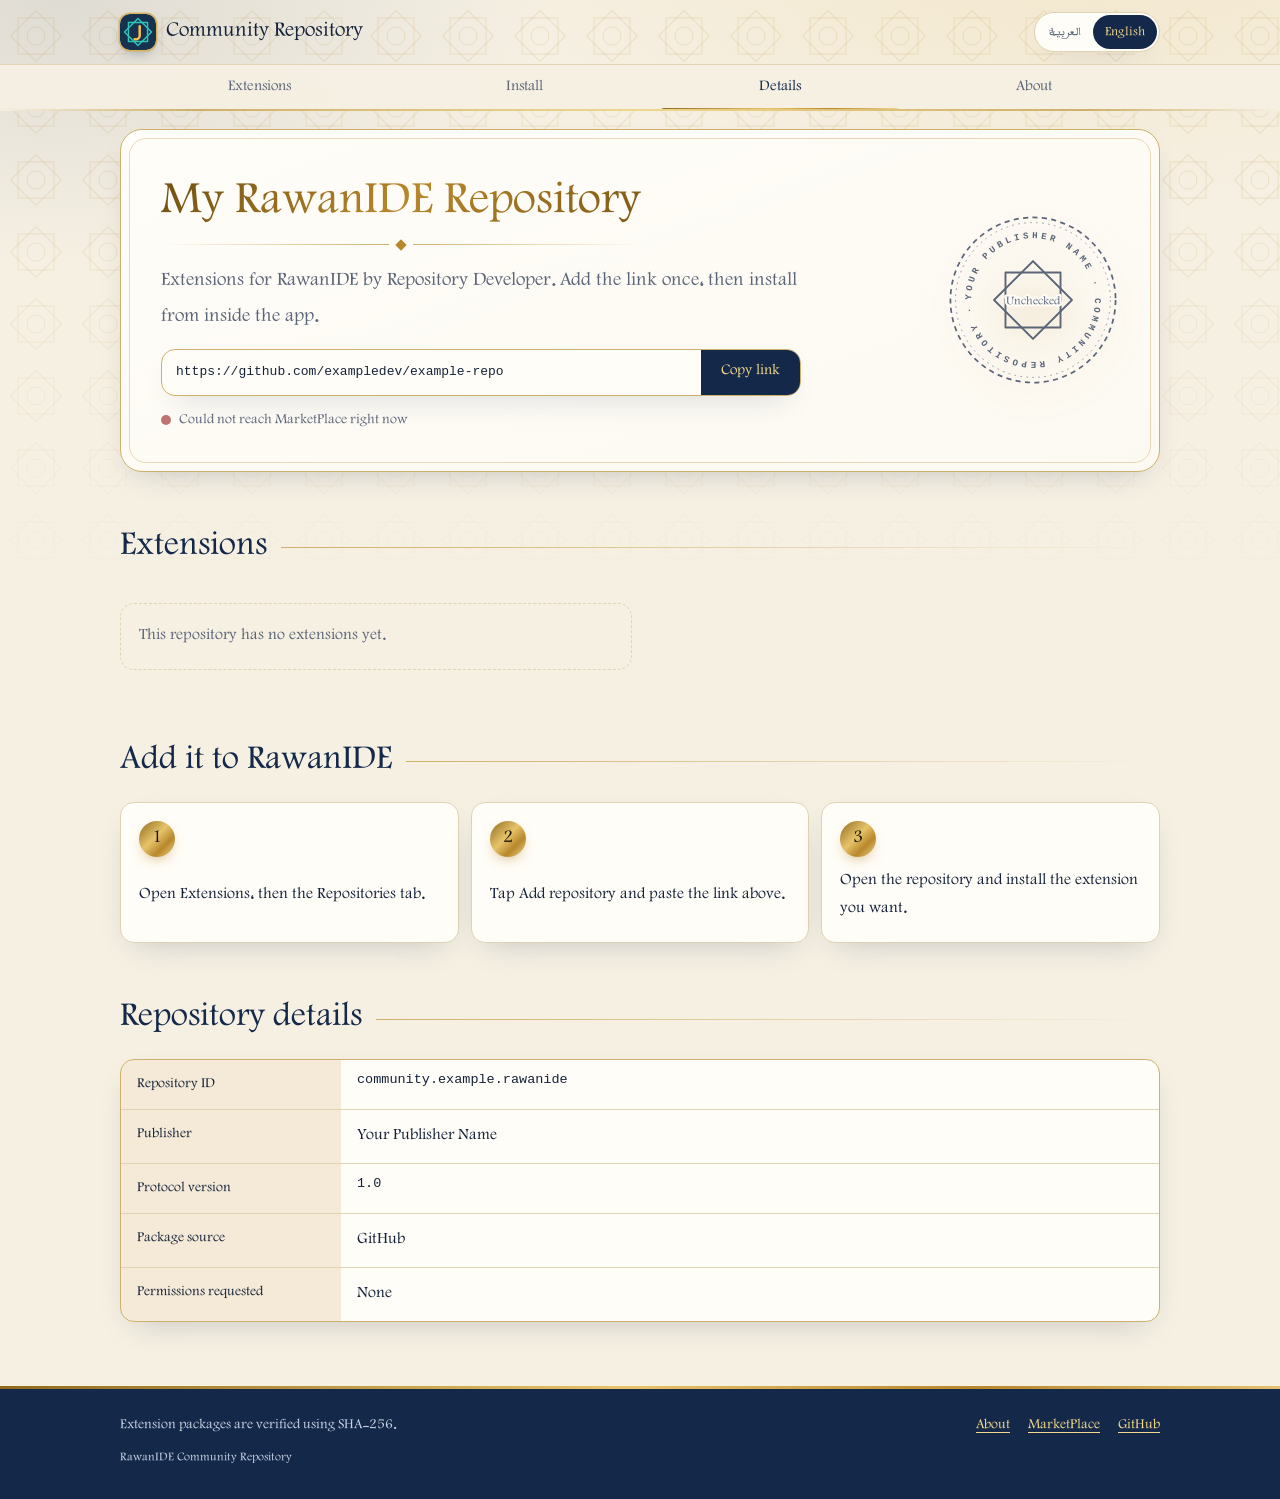
<file: index.html>
<!doctype html>
<html lang="ar" dir="rtl">
<head>
<meta charset="utf-8">
<meta name="viewport" content="width=device-width, initial-scale=1">
<title>RawanIDE Community Repository</title>
<meta name="description" content="Customizable RawanIDE extension community repository.">
<meta name="color-scheme" content="light dark">
<link rel="icon" href="icon.svg" type="image/svg+xml">
<link rel="stylesheet" href="assets/site.css">
<script src="assets/site.js" defer></script>
<script src="assets/extras.js" defer></script>
</head>
<body data-page="repo" data-root="">
<header class="bar">
  <div class="wrap bar-in">
    <a class="brand" href="./"><img src="icon.svg" alt="" width="36" height="36"><span data-i18n="brand">مستودع المجتمع</span></a>
    <div class="langs" data-langs role="group" aria-label="Language"></div>
  </div>
</header>
<nav class="nav" aria-label="Main">
  <div class="wrap nav-in">
    <a href="#extensions" data-i18n="nav_ext" aria-current="true">الإضافات</a>
    <a href="#how" data-i18n="nav_how">التثبيت</a>
    <a href="#details" data-i18n="nav_details">التفاصيل</a>
    <a href="about/" data-i18n="nav_about">عن المطوّر</a>
  </div>
</nav>
<div class="wrap">
  <main>
    <div class="hero">
      <div class="hero-media" data-seal></div>
      <div class="hero-id">
        <h1 data-repo-name>مستودع مجتمع RawanIDE</h1>
        <div class="orn" aria-hidden="true"><i></i></div>
      </div>
      <p class="lead" data-i18n="hero_lead">إضافات RawanIDE من مطوري المجتمع. أضف الرابط مرة واحدة ثم ثبّت الإضافات من داخل التطبيق.</p>
      <div class="hero-extra">
        <span class="visually-hidden" id="url-label" data-i18n="url_label">رابط المستودع</span>
        <div class="address">
          <div class="address-field" data-repo-url aria-labelledby="url-label" tabindex="0"></div>
          <button class="btn" type="button" data-copy-main>نسخ الرابط</button>
        </div>
        <p class="status" data-status data-state="checking" role="status">جارٍ التحقق من MarketPlace…</p>
      </div>
    </div>

    <section id="extensions" aria-labelledby="ext-h">
      <h2 id="ext-h" data-i18n="ext_title">الإضافات</h2>
      <div class="list" data-ext-list></div>
    </section>

    <section id="how" aria-labelledby="how-h">
      <h2 id="how-h" data-i18n="how_title">أضفه إلى RawanIDE</h2>
      <ol class="steps">
        <li><p data-i18n="step1">افتح الإضافات ثم تبويب المستودعات.</p></li>
        <li><p data-i18n="step2">اضغط «إضافة مستودع» والصق الرابط أعلاه.</p></li>
        <li><p data-i18n="step3">افتح المستودع وثبّت الإضافة التي تريدها.</p></li>
      </ol>
    </section>

    <section id="details" aria-labelledby="facts-h">
      <h2 id="facts-h" data-i18n="facts_title">تفاصيل المستودع</h2>
      <dl class="facts" data-facts></dl>
    </section>
  </main>
</div>

<footer>
  <div class="wrap foot">
    <span data-i18n="foot_note">تُتحقَّق سلامة حزم الإضافات باستخدام SHA-256.</span>
    <span class="links">
      <a href="about/" data-i18n="nav_about">عن المطوّر</a>
      <a href="https://rawanide.elhizazi.me/repositories" rel="noopener" data-i18n="foot_market">MarketPlace</a>
      <a href="" data-repository-source-link rel="noopener" hidden>Source</a>
      
    </span>
    <small>RawanIDE Community Repository</small>
  </div>
</footer>
<!--DATA--><script type="application/json" id="data">{"repository":{"protocol":"1.0","id":"community.example.rawanide","name":"My RawanIDE Repository","publisher":"Your Publisher Name","description":"My RawanIDE extensions.","homepageUrl":"https://exampledev.github.io/example-repo/","repositoryUrl":"https://github.com/exampledev/example-repo","icon":"https://raw.githubusercontent.com/exampledev/example-repo/main/icon.svg","i18n":{"ar":{"name":"مستودع إضافاتي","description":"إضافاتي لتطبيق روان IDE."},"en":{"name":"My RawanIDE Repository","description":"My extensions for RawanIDE."}},"extensions":[]},"developer":{"schemaVersion":1,"name":"Your Publisher Name","repositoryName":"My RawanIDE Repository","description":"My RawanIDE extensions.","i18n":{"ar":{"name":"مستودع إضافاتي","description":"إضافاتي لتطبيق روان IDE."}},"avatarUrl":"assets/developer-avatar.svg","website":"","github":"","gitlab":"","email":"","defaultLanguage":"ar"}}</script><!--/DATA-->
</body>
</html>
</file>
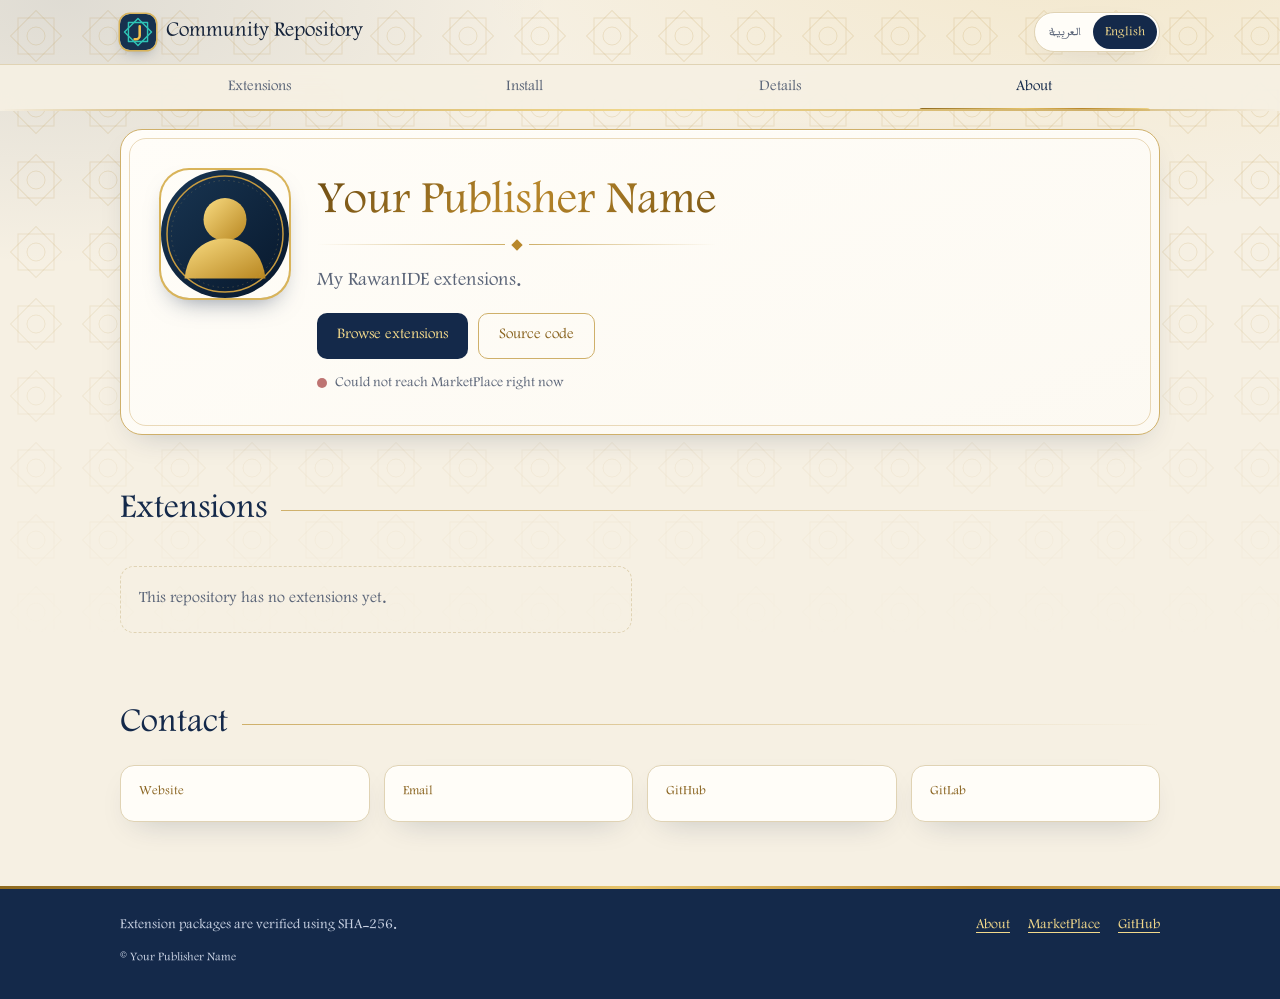
<file: about/index.html>
<!doctype html>
<html lang="ar" dir="rtl">
<head>
<meta charset="utf-8">
<meta name="viewport" content="width=device-width, initial-scale=1">
<title>عن المطور — RawanIDE Community</title>
<meta name="description" content="About the community repository developer.">
<meta name="color-scheme" content="light dark">
<link rel="icon" href="../icon.svg" type="image/svg+xml">
<link rel="stylesheet" href="../assets/site.css">
<script src="../assets/site.js" defer></script>
<script src="../assets/extras.js" defer></script>
<script src="../assets/about-profile.js" defer></script>
</head>
<body data-page="about" data-root="../">
<header class="bar">
  <div class="wrap bar-in">
    <a class="brand" href="../"><img src="../icon.svg" alt="" width="36" height="36"><span data-i18n="brand">مستودع المجتمع</span></a>
    <div class="langs" data-langs role="group" aria-label="Language"></div>
  </div>
</header>
<nav class="nav" aria-label="Main">
  <div class="wrap nav-in">
    <a href="../#extensions" data-i18n="nav_ext">الإضافات</a>
    <a href="../#how" data-i18n="nav_how">التثبيت</a>
    <a href="../#details" data-i18n="nav_details">التفاصيل</a>
    <a href="../about/" data-i18n="nav_about" aria-current="page">عن المطوّر</a>
  </div>
</nav>
<div class="wrap">
  <main>
    <div class="hero">
      <div class="hero-media"><img src="../assets/developer-avatar.svg" data-profile-avatar alt="" width="128" height="128"></div>
      <div class="hero-id">
        <h1 data-i18n="about_name">مطوّر المستودع</h1>
        <div class="orn" aria-hidden="true"><i></i></div>
      </div>
      <p class="lead" data-i18n="about_bio">مطوّر إضافات RawanIDE.</p>
      <div class="hero-extra">
        <div class="actions">
          <a class="btn" href="../#extensions" data-i18n="browse">تصفّح الإضافات</a>
          <a class="btn ghost" href="../" data-profile-source rel="noopener" data-i18n="foot_source">الكود المصدري</a>
        </div>
        <p class="status" data-status data-state="checking" role="status">جارٍ التحقق من MarketPlace…</p>
      </div>
    </div>

    <section id="extensions" aria-labelledby="ext-h">
      <h2 id="ext-h" data-i18n="ext_title">الإضافات</h2>
      <div class="list" data-ext-list></div>
    </section>

    <section id="contact" aria-labelledby="c-h">
      <h2 id="c-h" data-i18n="c_title">تواصل</h2>
      <div class="cards" data-profile-contacts>
        <a class="card" href="../" data-profile-link="website" hidden><small data-i18n="c_site">الموقع الشخصي</small><b data-profile-value="website"></b></a>
        <a class="card" href="../" data-profile-link="email" hidden><small data-i18n="c_mail">البريد</small><b data-profile-value="email"></b></a>
        <a class="card" href="../" data-profile-link="github" hidden><small>GitHub</small><b data-profile-value="github"></b></a>
        <a class="card" href="../" data-profile-link="gitlab" hidden><small>GitLab</small><b data-profile-value="gitlab"></b></a>
      </div>
    </section>
  </main>
</div>

<footer>
  <div class="wrap foot">
    <span data-i18n="foot_note">تُتحقَّق سلامة حزم الإضافات باستخدام SHA-256.</span>
    <span class="links">
      <a href="../about/" data-i18n="nav_about">عن المطوّر</a>
      <a href="https://rawanide.elhizazi.me/repositories" rel="noopener" data-i18n="foot_market">MarketPlace</a>
      <a href="../" data-repository-source-link rel="noopener" hidden>Source</a>
      
    </span>
    <small>© <span data-profile-copyright>Community Developer</span></small>
  </div>
</footer>
<!--DATA--><script type="application/json" id="data">{"repository":{"protocol":"1.0","id":"community.example.rawanide","name":"My RawanIDE Repository","publisher":"Your Publisher Name","description":"My RawanIDE extensions.","homepageUrl":"https://exampledev.github.io/example-repo/","repositoryUrl":"https://github.com/exampledev/example-repo","icon":"https://raw.githubusercontent.com/exampledev/example-repo/main/icon.svg","i18n":{"ar":{"name":"مستودع إضافاتي","description":"إضافاتي لتطبيق روان IDE."},"en":{"name":"My RawanIDE Repository","description":"My extensions for RawanIDE."}},"extensions":[]},"developer":{"schemaVersion":1,"name":"Your Publisher Name","repositoryName":"My RawanIDE Repository","description":"My RawanIDE extensions.","i18n":{"ar":{"name":"مستودع إضافاتي","description":"إضافاتي لتطبيق روان IDE."}},"avatarUrl":"assets/developer-avatar.svg","website":"","github":"","gitlab":"","email":"","defaultLanguage":"ar"}}</script><!--/DATA--><script>
(function(){'use strict';var embedded={};try{embedded=JSON.parse(document.getElementById('data').textContent)}catch(e){}var dev=embedded.developer||{},repo=embedded.repository||{};var lang=(localStorage.getItem('rawanide-lang')||navigator.language||'ar').toLowerCase().startsWith('ar')?'ar':'en';document.documentElement.lang=lang;document.documentElement.dir=lang==='ar'?'rtl':'ltr';var ar=lang==='ar';function txt(id,v){document.getElementById(id).textContent=v||''}function safeUrl(u){try{var x=new URL(u,location.href);return (x.protocol==='https:'||((x.protocol==='file:'||x.protocol==='http:')&&u.startsWith('../assets/'))) ? x.href : ''}catch(e){return ''}}function draw(){txt('back-label',ar?'العودة إلى المستودع':'Back to repository');txt('kicker',ar?'عن المطور':'About the developer');txt('developer-name',dev.name||repo.publisher||(ar?'اسم المطور':'Developer'));txt('repository-name',(ar&&dev.i18n&&dev.i18n.ar&&dev.i18n.ar.name)||dev.repositoryName||repo.name);txt('description',(ar&&dev.i18n&&dev.i18n.ar&&dev.i18n.ar.description)||dev.description||repo.description);txt('note',ar?'تُحدَّث معلومات هذه الصفحة من setup.html وdeveloper.json.':'This profile is customized through setup.html and developer.json.');document.title=(dev.name||repo.publisher||'Developer')+' · RawanIDE';var img=document.getElementById('avatar');var src=dev.avatarUrl||'assets/developer-avatar.svg';if(/^assets\/[a-zA-Z0-9_./-]+$/.test(src)&&!src.includes('..'))img.src='../'+src;else if(/^https:\/\//i.test(src))img.src=src;else img.src='../assets/developer-avatar.svg';img.onerror=function(){this.onerror=null;this.src='../assets/developer-avatar.svg'};var links=document.getElementById('links');links.textContent='';[['website',ar?'الموقع الإلكتروني':'Website'],['github','GitHub'],['gitlab','GitLab'],['email',ar?'البريد الإلكتروني':'Email']].forEach(function(p){var v=dev[p[0]];if(!v)return;var a=document.createElement('a');if(p[0]==='email'){if(!/^[^\s@]+@[^\s@]+\.[^\s@]+$/.test(v))return;a.href='mailto:'+v}else{if(!/^https:\/\//i.test(v))return;a.href=v;a.target='_blank';a.rel='noopener noreferrer'}a.textContent=p[1];links.appendChild(a)})}draw();if(location.protocol!=='file:')fetch('../developer.json',{cache:'no-store'}).then(function(r){return r.ok?r.json():null}).then(function(d){if(d&&d.schemaVersion===1){dev=d;draw()}}).catch(function(){});
})();</script></body></html>
</file>
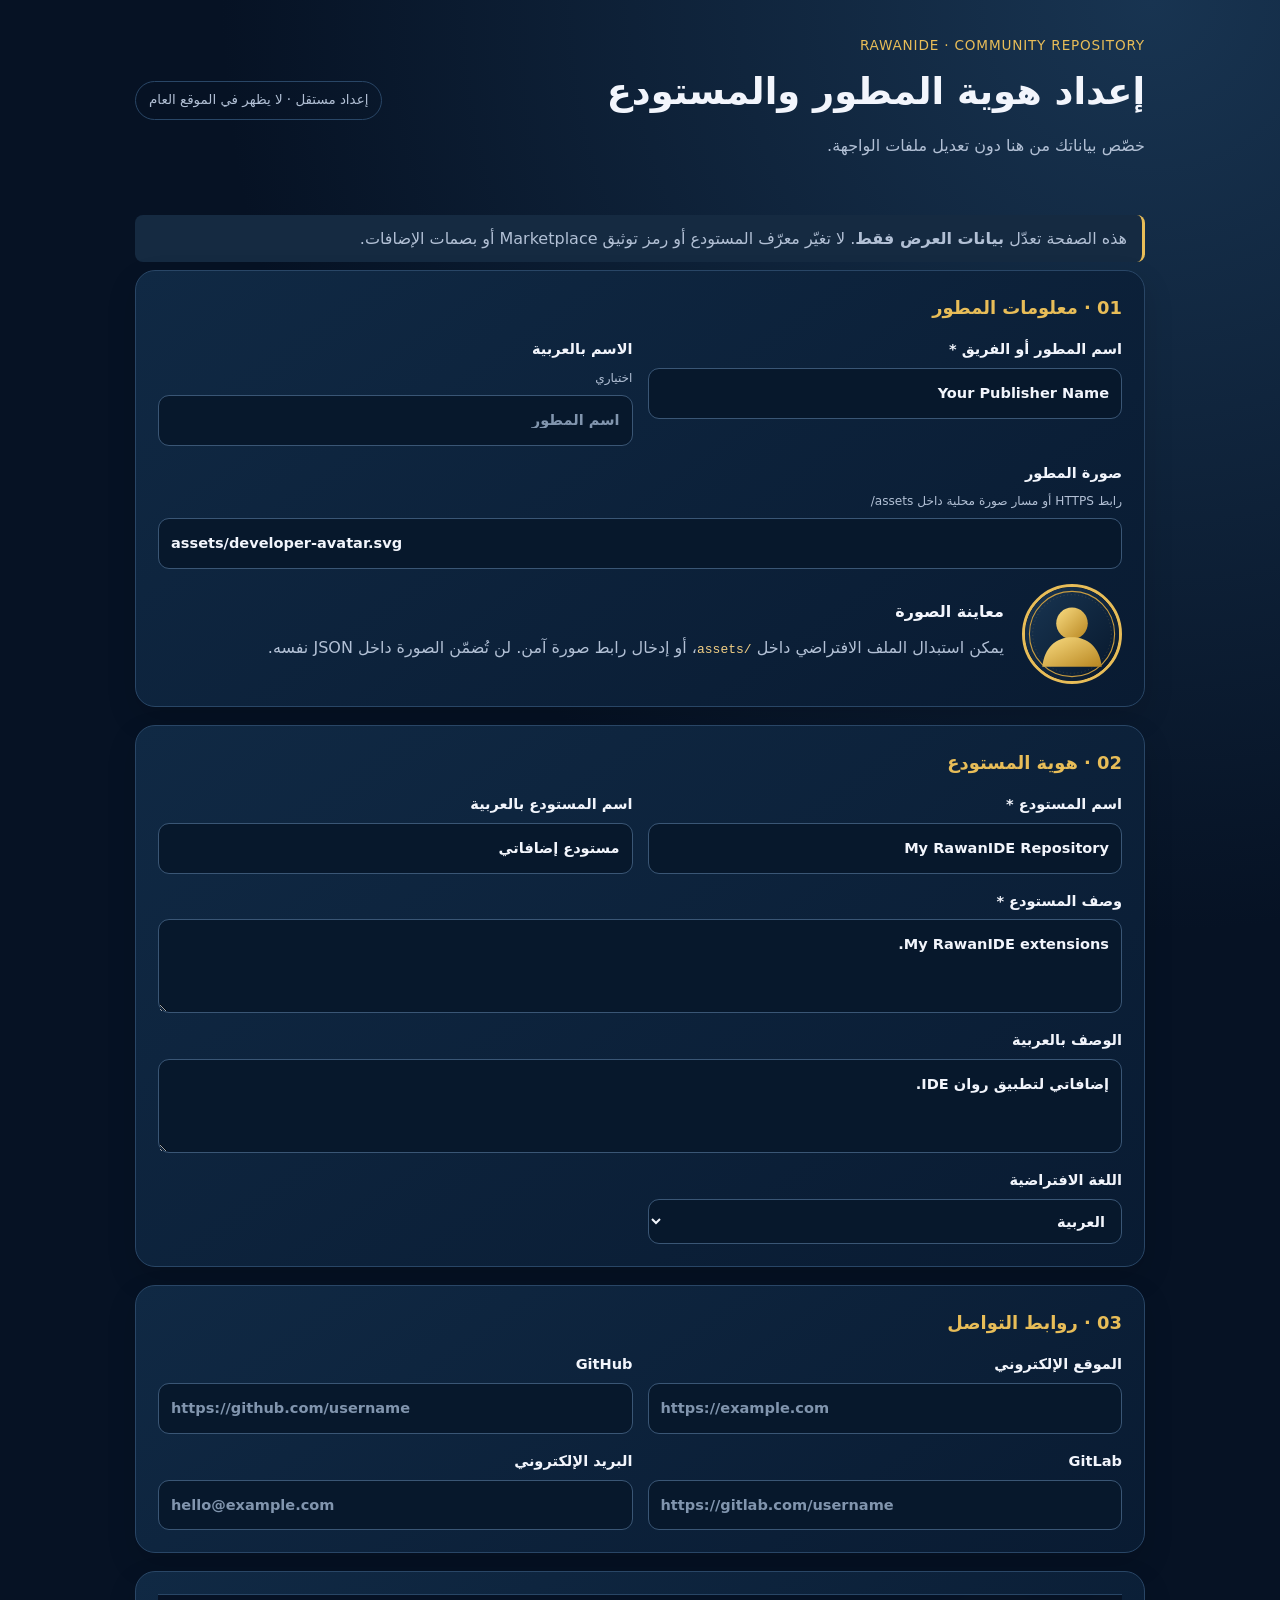
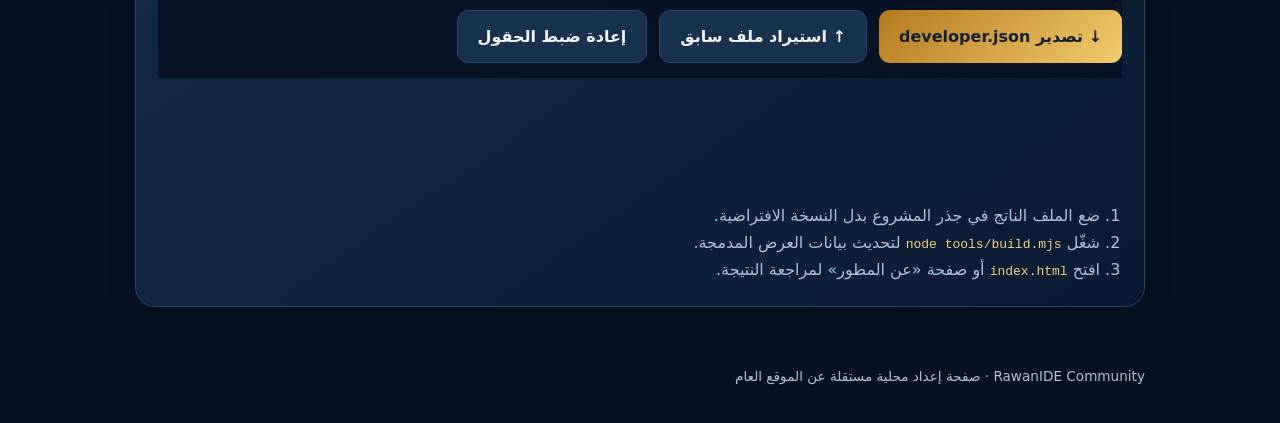
<file: setup.html>
<!doctype html>
<html lang="ar" dir="rtl"><head><meta charset="utf-8"><meta name="viewport" content="width=device-width,initial-scale=1"><title>RawanIDE | إعداد هوية المستودع</title>
<style>
:root{font-family:system-ui,-apple-system,'Segoe UI',sans-serif;color-scheme:dark;--bg:#061224;--card:#0c213b;--line:#294666;--gold:#e8bd58;--text:#f2f5fc;--muted:#b2c0d5}*{box-sizing:border-box}body{margin:0;background:radial-gradient(circle at 90% 0%,#183451 0,transparent 40%),var(--bg);color:var(--text);line-height:1.7}header,main,footer{max-width:1050px;margin:auto;padding:20px}header{padding-top:34px}.eyebrow{color:var(--gold);font-size:.85rem;letter-spacing:.06em}.head{display:flex;align-items:center;gap:18px;justify-content:space-between;flex-wrap:wrap}h1{margin:4px 0;font-size:clamp(1.5rem,4vw,2.3rem)}h2{margin:0 0 14px;font-size:1.12rem;color:var(--gold)}p{margin:8px 0;color:var(--muted)}.pill{border:1px solid var(--line);border-radius:30px;padding:7px 13px;color:var(--muted);font-size:.84rem}.grid{display:grid;grid-template-columns:repeat(2,minmax(0,1fr));gap:15px}.card{border:1px solid var(--line);background:linear-gradient(145deg,#102944,#091b32);border-radius:20px;padding:22px;margin:0 0 18px;box-shadow:0 12px 30px #0002}.wide{grid-column:1/-1}label{display:flex;flex-direction:column;gap:6px;font-weight:600;font-size:.91rem}label small{font-weight:400;color:var(--muted)}input,textarea,select{width:100%;border:1px solid #3a5675;border-radius:11px;padding:12px;background:#07182c;color:var(--text);font:inherit;outline:none;min-width:0}input:focus,textarea:focus,select:focus{border-color:var(--gold);box-shadow:0 0 0 3px #e8bd5822}textarea{min-height:94px;resize:vertical}input::placeholder{color:#8195ae}.ltr{direction:ltr;text-align:left}.avatar-row{display:flex;align-items:center;gap:18px;flex-wrap:wrap}.avatar-row img{width:100px;height:100px;object-fit:cover;border-radius:50%;border:3px solid var(--gold);background:#061224}.avatar-row div{flex:1;min-width:210px}.actions{display:flex;gap:12px;flex-wrap:wrap;position:sticky;bottom:0;background:#061224ed;padding:15px 0;border-top:1px solid var(--line);backdrop-filter:blur(12px)}button{border-radius:11px;padding:12px 20px;font:inherit;font-weight:700;cursor:pointer;border:1px solid var(--line);color:var(--text);background:#17314e}button.primary{background:linear-gradient(135deg,#b47a1d,#f1cb6b);color:#172033;border:0}button:hover{filter:brightness(1.12)}#status{min-height:28px}#status[data-kind=error]{color:#ff9e9e}#status[data-kind=success]{color:#9de8bf}.notice{border-inline-start:3px solid var(--gold);padding:10px 15px;background:#152a41;border-radius:8px}.steps{margin:0;padding-inline-start:22px;color:var(--muted)}code{direction:ltr;unicode-bidi:isolate;color:#f2cf85}footer{font-size:.85rem;color:var(--muted);padding-bottom:35px}@media(max-width:650px){.grid{grid-template-columns:1fr}.card{padding:16px}.actions button{flex:1}header{padding-top:20px}}
</style></head><body>
<header><div class="head"><div><div class="eyebrow">RAWANIDE · COMMUNITY REPOSITORY</div><h1>إعداد هوية المطور والمستودع</h1><p>خصّص بياناتك من هنا دون تعديل ملفات الواجهة.</p></div><span class="pill">إعداد مستقل · لا يظهر في الموقع العام</span></div></header>
<main><p class="notice">هذه الصفحة تعدّل <strong>بيانات العرض فقط</strong>. لا تغيّر معرّف المستودع أو رمز توثيق Marketplace أو بصمات الإضافات.</p>
<form id="form">
<section class="card"><h2>01 · معلومات المطور</h2><div class="grid">
<label>اسم المطور أو الفريق *<input name="name" required maxlength="120" autocomplete="name" placeholder="Example Developer"></label>
<label>الاسم بالعربية <small>اختياري</small><input name="nameAr" maxlength="120" placeholder="اسم المطور"></label>
<label class="wide">صورة المطور <small>رابط HTTPS أو مسار صورة محلية داخل assets/</small><input name="avatarUrl" class="ltr" placeholder="assets/developer-avatar.svg"></label>
<div class="wide avatar-row"><img id="avatar-preview" src="assets/developer-avatar.svg" alt="معاينة صورة المطور"><div><strong>معاينة الصورة</strong><p>يمكن استبدال الملف الافتراضي داخل <code>assets/</code>، أو إدخال رابط صورة آمن. لن تُضمّن الصورة داخل JSON نفسه.</p></div></div>
</div></section>
<section class="card"><h2>02 · هوية المستودع</h2><div class="grid">
<label>اسم المستودع *<input name="repositoryName" required maxlength="120" placeholder="My RawanIDE Repository"></label>
<label>اسم المستودع بالعربية<input name="repositoryNameAr" maxlength="120" placeholder="مستودع إضافاتي"></label>
<label class="wide">وصف المستودع *<textarea name="description" required maxlength="500" placeholder="Describe your extensions repository"></textarea></label>
<label class="wide">الوصف بالعربية<textarea name="descriptionAr" maxlength="500" placeholder="وصف المستودع باللغة العربية"></textarea></label>
<label>اللغة الافتراضية<select name="defaultLanguage"><option value="ar">العربية</option><option value="en">English</option></select></label>
</div></section>
<section class="card"><h2>03 · روابط التواصل</h2><div class="grid">
<label>الموقع الإلكتروني<input name="website" class="ltr" placeholder="https://example.com" inputmode="url"></label>
<label>GitHub<input name="github" class="ltr" placeholder="https://github.com/username" inputmode="url"></label>
<label>GitLab<input name="gitlab" class="ltr" placeholder="https://gitlab.com/username" inputmode="url"></label>
<label>البريد الإلكتروني<input name="email" type="email" class="ltr" placeholder="hello@example.com"></label>
</div></section>
</form>
<section class="card"><h2>04 · تصدير البيانات</h2><p>بعد ملء الحقول الإلزامية، صدّر ملف <code>developer.json</code> وضعه في جذر المستودع. يمكنك أيضًا استيراد ملف سابق لتعديله.</p><div class="actions"><button class="primary" type="button" id="export">↓ تصدير developer.json</button><button type="button" id="load">↑ استيراد ملف سابق</button><button type="button" id="reset">إعادة ضبط الحقول</button><input type="file" id="file" accept=".json,application/json" hidden></div><p id="status" role="status" aria-live="polite"></p><ol class="steps"><li>ضع الملف الناتج في جذر المشروع بدل النسخة الافتراضية.</li><li>شغّل <code>node tools/build.mjs</code> لتحديث بيانات العرض المدمجة.</li><li>افتح <code>index.html</code> أو صفحة «عن المطور» لمراجعة النتيجة.</li></ol></section>
</main><footer>RawanIDE Community · صفحة إعداد محلية مستقلة عن الموقع العام</footer><script src="setup.js"></script></body></html>
</file>
<file: assets/site.css>
@font-face { font-family: "Maghribi Assile"; src: url("./fonts/maghribi-assile.ttf") format("truetype"); font-style: normal; font-weight: 100 900; font-display: swap; }
/* Jamal repository pages, v5: one consolidated stylesheet. No external fonts, scripts or images.
   Layout rule: every hero is one CSS grid with named areas (media | id | lead | extra); no absolute positioning, no magic offsets. */
:root {
  --paper: #f6f0e3; --surface: #fffdf8; --ink: #15233a; --ink-2: #5b6578; --line: #e0d3b4; --line-gold: #cfb06a;
  --accent: #8a6420; --lapis: #14294a; --ochre: #b8872b; --ochre-soft: rgba(184,135,43,.16);
  --code-bg: #f8f2e4; --danger: #a33a3a; --ok: #2f6b4f;
  --btn-bg: var(--lapis); --btn-ink: #f3d98b; --h2-ink: var(--lapis); --nav-on: var(--lapis);
  --gold: linear-gradient(135deg, #8f6a1f 0%, #e6c36a 45%, #b8872b 70%, #f0d78c 100%);
  --title: linear-gradient(135deg, #6d4c12, #b8872b 50%, #7a5614);
  --shadow: 0 1px 0 rgba(255,255,255,.7) inset, 0 12px 32px -16px rgba(20,41,74,.28);
  --r: 14px; --r-sm: 10px; --nav-h: 46px;
  --font: "Maghribi Assile", serif;
  --font-head: "Maghribi Assile", serif;
  --mono: ui-monospace, "SFMono-Regular", Menlo, Consolas, "Roboto Mono", monospace;
}
@media (prefers-color-scheme: dark) {
  :root:not([data-theme="light"]) {
    --paper: #0a1424; --surface: #101f38; --ink: #f1e8d0; --ink-2: #a9b3c4; --line: #2b3d5e; --line-gold: #8a7340;
    --accent: #e6c36a; --ochre: #e6c36a; --ochre-soft: rgba(230,195,106,.16); --code-bg: #0c1a30; --danger: #ff8a8e; --ok: #8fd6b0;
    --btn-bg: var(--gold); --btn-ink: #1a1405; --h2-ink: #f1e3b2; --nav-on: #f1e3b2;
    --title: linear-gradient(135deg, #f6e4a6, #d6a93f 55%, #f6e4a6);
    --shadow: 0 1px 0 rgba(255,255,255,.04) inset, 0 16px 36px -18px rgba(0,0,0,.8);
  }
}

* { box-sizing: border-box; }
html { -webkit-text-size-adjust: 100%; scroll-behavior: smooth; scroll-padding-top: calc(var(--nav-h) + 14px); }
body {
  margin: 0; position: relative; min-height: 100vh; color: var(--ink);
  font: 400 16px/1.8 var(--font);
  background: radial-gradient(900px 420px at 85% -80px, rgba(230,195,106,.20), transparent 70%),
              radial-gradient(700px 380px at 5% 0, rgba(20,41,74,.10), transparent 70%), var(--paper);
}
body::before {
  content: ""; position: absolute; inset: 0 0 auto 0; height: 640px; z-index: -1; pointer-events: none;
  background-image: url("data:image/svg+xml;utf8,<svg xmlns='http://www.w3.org/2000/svg' width='72' height='72' viewBox='0 0 72 72'><g fill='none' stroke='%23b8872b' stroke-opacity='.16' stroke-width='1'><rect x='18' y='18' width='36' height='36'/><rect x='18' y='18' width='36' height='36' transform='rotate(45 36 36)'/><circle cx='36' cy='36' r='9'/></g></svg>");
  -webkit-mask-image: linear-gradient(to bottom, #000 30%, transparent); mask-image: linear-gradient(to bottom, #000 30%, transparent);
}
a { color: var(--accent); text-underline-offset: 3px; }
a:hover { text-decoration-thickness: 2px; }
:focus-visible { outline: 3px solid var(--accent); outline-offset: 3px; border-radius: 6px; }
.wrap { width: min(100% - 32px, 1040px); margin-inline: auto; }
.visually-hidden { position: absolute; width: 1px; height: 1px; overflow: hidden; clip: rect(0 0 0 0); white-space: nowrap; }

/* ---------- header + sticky tabs (identical on every page) ---------- */
.bar { padding-block: 12px; }
.bar-in { display: flex; flex-wrap: wrap; align-items: center; justify-content: space-between; gap: 8px 12px; }
.brand { display: inline-flex; flex: none; align-items: center; gap: 10px; color: var(--ink); text-decoration: none; font: 700 21px/1.3 var(--font-head); }
.brand img { width: 36px; height: 36px; flex: none; border-radius: 10px; display: block; box-shadow: 0 0 0 1.5px #d9b45a, 0 6px 14px -6px rgba(20,41,74,.5); }
.brand span { white-space: nowrap; overflow: hidden; text-overflow: ellipsis; }
.langs { display: inline-flex; flex: none; border: 1px solid var(--line); border-radius: 999px; padding: 2px; background: var(--surface); box-shadow: var(--shadow); }
.langs button { appearance: none; border: 0; background: transparent; color: var(--ink-2); font: 600 13px/1 var(--font); padding: 8px 12px; border-radius: 999px; cursor: pointer; min-height: 34px; }
.langs button[aria-pressed="true"] { background: var(--lapis); color: #f3d98b; }
@media (prefers-color-scheme: dark) { :root:not([data-theme="light"]) .langs button[aria-pressed="true"] { background: var(--gold); color: #1a1405; } }

@media (max-width: 479px) { /* language buttons must not squeeze the brand */
  .brand { font-size: 18px; gap: 8px; }
  .brand img { width: 32px; height: 32px; }
  .langs button { padding: 8px 9px; font-size: 12.5px; }
}

.nav { position: sticky; top: 0; z-index: 30; background: var(--paper); border-top: 1px solid var(--line); }
@supports (background: color-mix(in srgb, red, blue)) {
  .nav { background: color-mix(in srgb, var(--paper) 92%, transparent); -webkit-backdrop-filter: blur(14px); backdrop-filter: blur(14px); }
}
.nav::after { content: ""; position: absolute; inset: auto 0 0 0; height: 2px; background: linear-gradient(90deg, transparent, var(--line-gold) 15%, #f0d78c 50%, var(--line-gold) 85%, transparent); }
.nav-in { display: flex; height: var(--nav-h); overflow-x: auto; scrollbar-width: none; }
.nav-in::-webkit-scrollbar { display: none; }
.nav a { position: relative; flex: 1 1 auto; display: grid; place-items: center; padding-inline: 12px; white-space: nowrap; text-decoration: none; color: var(--ink-2); font: 700 14.5px/1 var(--font); }
.nav a::after { content: ""; position: absolute; inset: auto 10px 0; height: 3px; border-radius: 3px 3px 0 0; background: var(--gold); transform: scaleX(0); transition: transform .25s; }
.nav a:hover, .nav a[aria-current="page"], .nav a[aria-current="true"] { color: var(--nav-on); }
.nav a:hover::after, .nav a[aria-current="page"]::after, .nav a[aria-current="true"]::after { transform: scaleX(1); }

/* ---------- hero: one grid, three variants ---------- */
.hero {
  --media: 84px; --gap: 14px;
  position: relative; display: grid; align-items: center; column-gap: var(--gap); row-gap: 16px;
  grid-template-columns: var(--media) minmax(0, 1fr);
  grid-template-areas: "media id" "lead lead" "extra extra";
  margin-top: 18px; padding: 18px;
  background: var(--surface); border: 1px solid var(--line-gold); border-radius: 22px; box-shadow: var(--shadow);
}
@supports (background: color-mix(in srgb, red, blue)) { .hero { background: linear-gradient(160deg, var(--surface), color-mix(in srgb, var(--surface) 72%, var(--paper))); } }
.hero::before { content: ""; position: absolute; inset: 6px; border: 1px solid rgba(184,135,43,.30); border-radius: 17px; pointer-events: none; }
body[data-page="ext"] .hero { --media: 76px; grid-template-areas: "crumb crumb" "media id" "lead lead" "extra extra"; }
body[data-page="about"] .hero { --media: 84px; }

.hero-media { grid-area: media; min-width: 0; }
.hero-id { grid-area: id; justify-self: start; min-width: 96px; max-width: 100%; }
.hero > .lead { grid-area: lead; }
.hero-extra { grid-area: extra; min-width: 0; }
.hero > .crumb { grid-area: crumb; justify-self: start; }
.hero-media img { display: block; width: 100%; height: auto; aspect-ratio: 1; object-fit: contain; border-radius: 22%; box-shadow: 0 0 0 2px #d9b45a, 0 12px 26px -12px rgba(20,41,74,.6); }

.hero h1 {
  margin: 0; font: 700 clamp(26px, 5.2vw, 46px)/1.45 var(--font-head); letter-spacing: 0; color: var(--lapis);
  background: var(--title); -webkit-background-clip: text; background-clip: text; -webkit-text-fill-color: transparent;
}
body[data-page="ext"] .hero h1 { font-size: clamp(22px, 4.4vw, 38px); }
/* ornament: its width is the title's width, because .hero-id shrink-wraps the h1 */
.orn { display: flex; align-items: center; gap: 8px; margin-top: 4px; }
.orn::before, .orn::after { content: ""; flex: 1; height: 1px; }
.orn::before { background: linear-gradient(90deg, transparent, var(--line-gold)); }
.orn::after { background: linear-gradient(270deg, transparent, var(--line-gold)); }
[dir="rtl"] .orn::before { background: linear-gradient(270deg, transparent, var(--line-gold)); }
[dir="rtl"] .orn::after { background: linear-gradient(90deg, transparent, var(--line-gold)); }
.orn i { flex: none; width: 8px; height: 8px; background: var(--ochre); transform: rotate(45deg); }

.lead { margin: 0; max-width: 58ch; color: var(--ink-2); font-size: clamp(16px, 2.4vw, 19px); line-height: 1.9; }
.crumb { display: inline-flex; align-items: center; gap: 8px; padding: 8px 14px; border: 1px solid var(--line); border-radius: 999px; background: var(--surface); text-decoration: none; font: 700 14px/1.2 var(--font); }
[dir="rtl"] .crumb .arrow { transform: scaleX(-1); }

@media (min-width: 720px) {
  .hero { --gap: 28px; padding: 40px; row-gap: 14px; }
  .hero::before { inset: 8px; }
  body[data-page="repo"] .hero { --media: 172px; grid-template-columns: minmax(0, 1fr) var(--media); grid-template-areas: "id media" "lead media" "extra media"; }
  body[data-page="ext"] .hero { --media: 104px; grid-template-areas: "crumb crumb" "media id" "media lead" "media extra"; }
  body[data-page="about"] .hero { --media: 128px; grid-template-areas: "media id" "media lead" "media extra"; }
  body[data-page="ext"] .hero-media, body[data-page="about"] .hero-media { align-self: start; }
}

/* ---------- seal ---------- */
.seal { display: block; width: 100%; height: auto; aspect-ratio: 1; color: var(--ink-2); direction: ltr; unicode-bidi: isolate; filter: drop-shadow(0 10px 18px rgba(184,135,43,.35)); }
.seal .ring { fill: none; stroke: currentColor; stroke-width: 2; }
.seal .ring-dash { fill: none; stroke: currentColor; stroke-width: 1; stroke-dasharray: 2 5; opacity: .7; }
.seal .star { fill: none; stroke: currentColor; stroke-width: 2.2; stroke-linejoin: round; }
.seal .ringtext { font: 600 10.5px var(--mono); fill: currentColor; }
.seal .core { font: 800 19px var(--font-head); fill: currentColor; text-anchor: middle; paint-order: stroke; stroke: var(--surface); stroke-width: 5px; stroke-linejoin: round; }
.seal .core.small { font-size: 14px; }
.seal[data-state="verified"] { color: var(--ochre); }
.seal[data-state="verified"] .star { fill: rgba(230,195,106,.28); stroke-dasharray: 400; animation: draw 1.1s ease-out both; }
.seal[data-state="verified"] .ring { stroke-width: 3; }
.seal[data-state="pending"] .ring, .seal[data-state="unknown"] .ring { stroke-dasharray: 6 5; }
@keyframes draw { from { stroke-dashoffset: 400; } to { stroke-dashoffset: 0; } }
/* Preserve the full ornamental verification seal at normal mobile zoom.
   Previously the ring inscription disappeared below 720px, so the badge
   looked different at 100% than at 67% browser zoom. */
@media (max-width: 719px) {
  body[data-page="repo"] .hero { --media: clamp(96px, 26vw, 116px); }
  .seal .ringtext { visibility: visible; }
  .seal .core { font-size: 19px; }
  .seal .core.small { font-size: 14px; }
}
@media (prefers-reduced-motion: reduce) { .seal[data-state="verified"] .star { animation: none; } }

/* ---------- address box, buttons, status ---------- */
.address { display: flex; align-items: stretch; max-width: 640px; background: var(--surface); border: 1px solid var(--line-gold); border-radius: var(--r); box-shadow: var(--shadow); overflow: hidden; }
.address-field { flex: 1; min-width: 0; align-self: center; padding: 12px 14px; font: 500 13px/1.6 var(--mono); direction: ltr; text-align: left; overflow-wrap: anywhere; }
.btn {
  appearance: none; border: 0; cursor: pointer; display: inline-flex; align-items: center; justify-content: center;
  min-height: 46px; padding: 0 20px; border-radius: var(--r-sm); background: var(--btn-bg); color: var(--btn-ink);
  font: 700 14.5px/1 var(--font); white-space: nowrap; text-decoration: none; transition: filter .2s, transform .2s;
}
.btn:hover { filter: brightness(1.12); }
.btn:active { transform: translateY(1px); }
.btn.ghost { background: transparent; color: var(--accent); border: 1px solid var(--line-gold); }
.btn.small { min-height: 34px; padding: 0 12px; font-size: 13px; border-radius: 8px; }
.btn[data-done="1"] { background: var(--ok); color: #fff; }
.address .btn { border-radius: 0; min-height: 0; min-width: 96px; }
.actions { display: flex; flex-wrap: wrap; gap: 10px; }
.status { display: flex; align-items: center; gap: 8px; margin: 14px 0 0; font: 600 14px/1.5 var(--font); color: var(--ink-2); }
.status::before { content: ""; flex: none; width: 10px; height: 10px; border-radius: 50%; background: var(--line); }
.status[data-state="verified"] { color: var(--ink); }
.status[data-state="verified"]::before { background: var(--ochre); box-shadow: 0 0 0 4px var(--ochre-soft); }
.status[data-state="pending"]::before { background: transparent; border: 2px dashed var(--ink-2); }
.status[data-state="unknown"]::before { background: var(--danger); opacity: .7; }

/* ---------- sections ---------- */
section { margin-top: clamp(30px, 6vw, 52px); }
h2 { display: flex; align-items: center; gap: 14px; margin: 0 0 16px; font: 700 clamp(24px, 4.4vw, 34px)/1.4 var(--font-head); color: var(--h2-ink); }
h2::after { content: ""; flex: 1; height: 1px; background: linear-gradient(90deg, var(--line-gold), transparent); }
[dir="rtl"] h2::after { background: linear-gradient(270deg, var(--line-gold), transparent); }
h3 { margin: 0; font: 700 20px/1.4 var(--font-head); }
.hint { margin: 0 0 16px; color: var(--ink-2); font-size: 15px; }

.steps { list-style: none; margin: 0; padding: 0; display: grid; gap: 12px; counter-reset: step; }
.steps li { counter-increment: step; display: grid; grid-template-columns: 36px minmax(0, 1fr); gap: 14px; align-items: center; padding: 14px 16px; background: var(--surface); border: 1px solid var(--line); border-radius: var(--r); box-shadow: var(--shadow); }
.steps li::before { content: counter(step); display: grid; place-items: center; width: 36px; height: 36px; border-radius: 50%; background: var(--gold); color: #1a1405; font: 700 18px/1 var(--font-head); box-shadow: 0 6px 14px -6px rgba(184,135,43,.7); }
.steps p { margin: 0; }
@media (min-width: 760px) {
  .steps { grid-template-columns: repeat(3, minmax(0, 1fr)); }
  .steps li { grid-template-columns: 1fr; align-items: start; gap: 10px; padding: 18px; }
}

.list { display: grid; gap: 16px; grid-template-columns: repeat(auto-fill, minmax(min(100%, 420px), 1fr)); }
.row { position: relative; display: grid; grid-template-columns: 56px minmax(0, 1fr) auto; gap: 14px; align-items: center; padding: 16px; color: inherit; text-decoration: none; background: var(--surface); border: 1px solid var(--line); border-radius: var(--r); box-shadow: var(--shadow); transition: transform .25s, border-color .25s, box-shadow .25s; }
.row:hover { transform: translateY(-3px); border-color: var(--line-gold); box-shadow: 0 18px 36px -18px rgba(184,135,43,.5); }
.row img { display: block; width: 56px; height: 56px; border-radius: 14px; box-shadow: 0 0 0 1.5px #d9b45a, 0 10px 22px -10px rgba(20,41,74,.5); }
.row .meta { margin-top: 8px; }
.row p { margin: 8px 0 0; color: var(--ink-2); font-size: 15px; line-height: 1.7; display: -webkit-box; -webkit-line-clamp: 2; -webkit-box-orient: vertical; overflow: hidden; }
.chev { color: var(--ochre); font-size: 22px; line-height: 1; }
[dir="rtl"] .chev { transform: scaleX(-1); }
@media (min-width: 720px) { .row { grid-template-columns: 64px minmax(0, 1fr) auto; gap: 16px; padding: 20px; } .row img { width: 64px; height: 64px; } }
.empty { padding: 18px; color: var(--ink-2); border: 1px dashed var(--line); border-radius: var(--r); }

.meta { display: flex; flex-wrap: wrap; gap: 8px; }
.tag { display: inline-flex; align-items: center; padding: 7px 12px; font: 700 12.5px/1 var(--font); color: var(--accent); background: rgba(184,135,43,.08); border: 1px solid #d9bf7f; border-radius: 999px; unicode-bidi: plaintext; }
.tag.safe { color: var(--ok); background: rgba(47,107,79,.10); border-color: rgba(47,107,79,.45); }
.tag.safe::before { content: "✓"; margin-inline-end: 6px; font-weight: 800; }
@media (prefers-color-scheme: dark) { :root:not([data-theme="light"]) .tag.safe { background: rgba(143,214,176,.08); border-color: rgba(143,214,176,.45); } }

dl.facts { display: grid; grid-template-columns: minmax(120px, 220px) minmax(0, 1fr); margin: 0; overflow: hidden; background: var(--surface); border: 1px solid var(--line-gold); border-radius: var(--r); box-shadow: var(--shadow); }
dl.facts dt, dl.facts dd { margin: 0; padding: 12px 16px; border-bottom: 1px solid var(--line); }
dl.facts dt { background: var(--ochre-soft); color: var(--ink); font-weight: 700; font-size: 14px; }
dl.facts dd { min-width: 0; overflow-wrap: anywhere; }
dl.facts dt:nth-last-of-type(1), dl.facts dt:nth-last-of-type(1) + dd { border-bottom: 0; }
.mono { font: 13.5px var(--mono); direction: ltr; unicode-bidi: isolate; }
[dir="rtl"] dd.mono { text-align: right; }
.hash { display: flex; align-items: center; gap: 10px; flex-wrap: wrap; }
.hash .mono { word-break: break-all; }
@media (max-width: 640px) {
  dl.facts { grid-template-columns: 1fr; }
  dl.facts dt { border-bottom: 0; padding-bottom: 4px; }
  dl.facts dd { padding-top: 10px; }
}

.cards { display: grid; gap: 14px; grid-template-columns: repeat(auto-fill, minmax(min(100%, 230px), 1fr)); }
.card { display: grid; gap: 2px; padding: 16px 18px; color: inherit; text-decoration: none; background: var(--surface); border: 1px solid var(--line); border-radius: var(--r); box-shadow: var(--shadow); transition: transform .25s, border-color .25s; }
a.card:hover { transform: translateY(-3px); border-color: var(--line-gold); }
.card small { color: var(--accent); font: 700 13px/1.6 var(--font); }
.card b { font: 700 17px/1.5 var(--mono); direction: ltr; unicode-bidi: isolate; overflow-wrap: anywhere; }
[dir="rtl"] .card b { text-align: right; }

.tools { display: flex; flex-wrap: wrap; gap: 10px; margin: 0 0 16px; }
.tools input { flex: 1; min-width: 200px; padding: 14px 16px; font: 500 15px/1 var(--font); color: var(--ink); background: var(--surface); border: 1px solid var(--line); border-radius: 999px; }
.tools input:focus { outline: 3px solid var(--ochre-soft); border-color: var(--line-gold); }
.tools .count { align-self: center; color: var(--ink-2); font: 600 13px/1 var(--font); }

/* extension content blocks (snippets, commands, terminal theme) */
.panel { background: var(--surface); border: 1px solid var(--line-gold); border-radius: var(--r); box-shadow: var(--shadow); }
.snip { display: grid; gap: 8px; padding: 14px 16px; border-bottom: 1px solid var(--line); }
.snip:last-child { border-bottom: 0; }
.snip-top { display: flex; flex-wrap: wrap; align-items: center; gap: 8px 12px; }
.snip small { color: var(--ink-2); }
.trigger { padding: 6px 10px; font: 700 14px/1 var(--mono); direction: ltr; color: #f3d98b; background: var(--lapis); border-radius: 6px; }
pre.code { margin: 0; padding: 12px 14px; overflow-x: auto; font: 13px/1.6 var(--mono); direction: ltr; text-align: left; tab-size: 2; background: var(--code-bg); border: 1px solid var(--line); border-radius: 8px; }
.term { padding: 18px; overflow-x: auto; font: 14px/1.7 var(--mono); direction: ltr; text-align: left; border-radius: var(--r); }
.term .cursor { display: inline-block; width: .6em; height: 1.1em; vertical-align: -.2em; }
.swatches { display: grid; grid-template-columns: repeat(8, minmax(0, 1fr)); gap: 6px; margin-top: 14px; }
.swatches span { aspect-ratio: 1; border-radius: 6px; border: 1px solid rgba(127,127,127,.35); }

/* ---------- footer ---------- */
footer { margin-top: clamp(36px, 7vw, 64px); color: #c9d2e3; font-size: 14px; background: var(--lapis); border-top: 3px solid transparent; border-image: var(--gold) 1; }
footer a { color: #f3d98b; }
.foot { display: grid; gap: 10px; padding-block: 24px 30px; }
.foot .links { display: flex; flex-wrap: wrap; gap: 6px 18px; }
@media (min-width: 720px) { .foot { grid-template-columns: minmax(0, 1fr) auto; align-items: center; } .foot small { grid-column: 1 / -1; } }

/* Extension screenshots: one swipeable row */
.shots { display: flex; gap: 14px; overflow-x: auto; padding: 4px 2px 12px; scroll-snap-type: x proximity; -webkit-overflow-scrolling: touch; }
.shots figure { flex: 0 0 auto; margin: 0; width: min(78vw, 300px); scroll-snap-align: start; }
.shots a { display: block; background: var(--surface); border: 1px solid var(--line); border-radius: var(--r); overflow: hidden; box-shadow: var(--shadow); }
.shots img { display: block; width: 100%; height: auto; }
.shots figcaption { margin-top: 8px; color: var(--muted, inherit); font-size: 13px; line-height: 1.6; }

/* Single default Maghribi Assile font for Arabic and English site text. */

/* Shared typography for both language modes. */
html, body, button, input, select, textarea { font-family: var(--font); }
html code, html pre, html kbd, html samp, html .mono, html .address-field, html .trigger, html .term, html .card b { font-family: var(--mono); }
</file>
